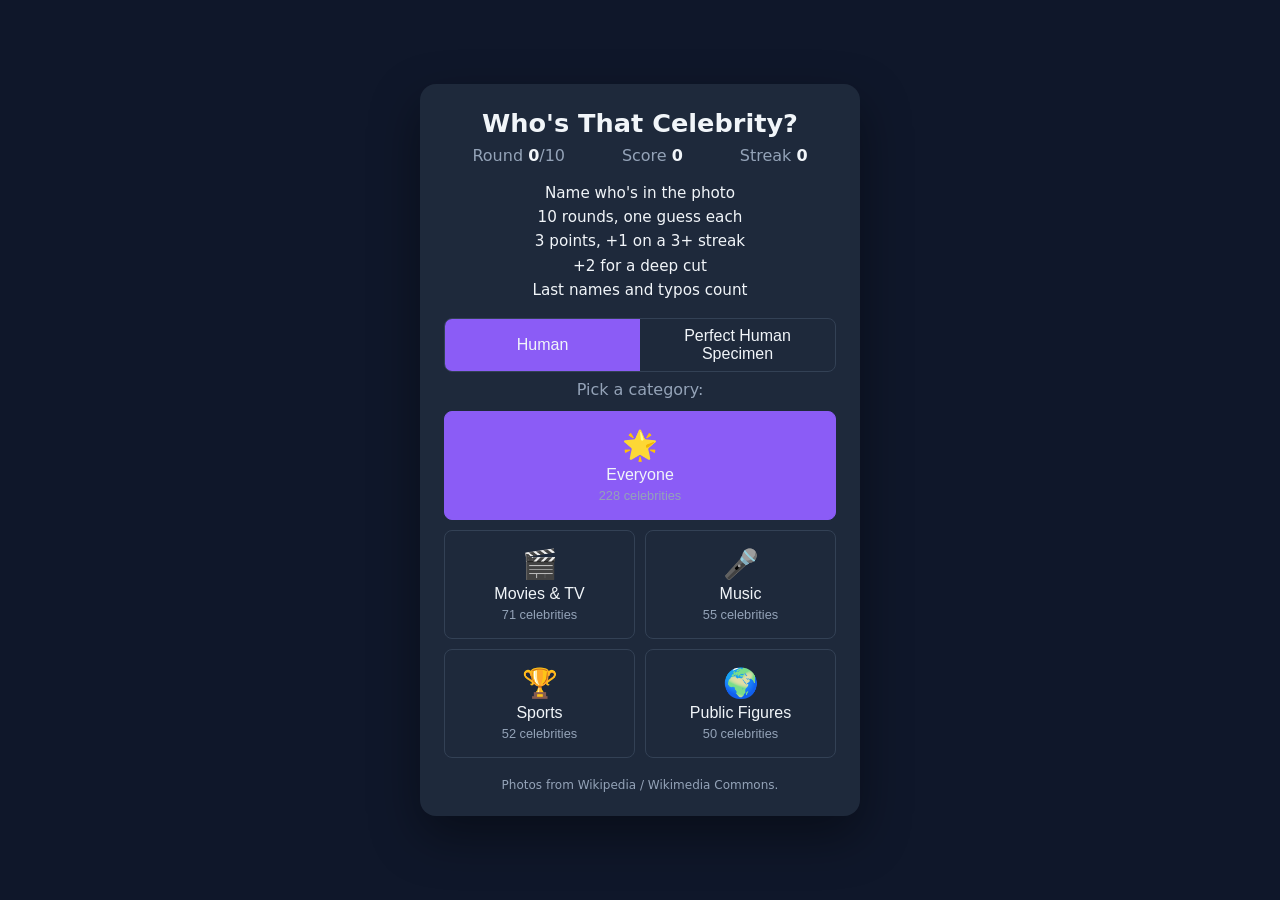
<file: index.html>
<!doctype html>
<html lang="en">
<head>
  <meta charset="utf-8" />
  <meta name="viewport" content="width=device-width, initial-scale=1" />
  <title>Who's That Celebrity?</title>
  <link rel="stylesheet" href="style.css" />
</head>
<body>
  <main class="card">
    <header>
      <button id="home-btn" class="home-btn" type="button" hidden>← Home</button>
      <h1>Who's That Celebrity?</h1>
      <p id="category-label" class="muted" hidden></p>
      <div class="stats">
        <span>Round <strong id="round">0</strong>/<span id="total">10</span></span>
        <span>Score <strong id="score">0</strong></span>
        <span>Streak <strong id="streak">0</strong></span>
      </div>
    </header>

    <section id="start-screen">
      <ul class="rules">
        <li>Name who's in the photo</li>
        <li>10 rounds, one guess each</li>
        <li>3 points, +1 on a 3+ streak</li>
        <li>+2 for a deep cut</li>
        <li>Last names and typos count</li>
      </ul>
      <div id="mode-picker" class="mode-picker" role="group" aria-label="Difficulty">
        <button type="button" data-mode="easy" aria-pressed="true">Human</button>
        <button type="button" data-mode="hard" aria-pressed="false">Perfect Human Specimen</button>
      </div>
      <p class="muted">Pick a category:</p>
      <div id="category-list" class="category-list"></div>
    </section>

    <section id="game-screen" hidden>
      <div class="photo-frame">
        <div id="loading">Loading…</div>
        <img id="photo" alt="Mystery celebrity" hidden />
      </div>
      <form id="guess-form" autocomplete="off">
        <input id="guess-input" type="text" placeholder="Who is this?" autofocus />
        <button type="submit" class="primary">Guess</button>
      </form>
      <div class="actions">
        <button id="skip-btn" type="button">Skip</button>
        <button id="retry-btn" type="button" class="primary" hidden>Retry</button>
      </div>
      <p id="feedback" class="feedback" aria-live="polite"></p>
    </section>

    <section id="end-screen" hidden>
      <h2>Game over!</h2>
      <p id="final-score"></p>
      <ul id="summary"></ul>
      <div class="actions">
        <button id="change-category-btn">Change category</button>
        <button id="restart-btn" class="primary">Play again</button>
      </div>
    </section>

    <footer>Photos from Wikipedia / Wikimedia Commons.</footer>
  </main>

  <script src="celebrities.js"></script>
  <script src="game.js"></script>
</body>
</html>
</file>
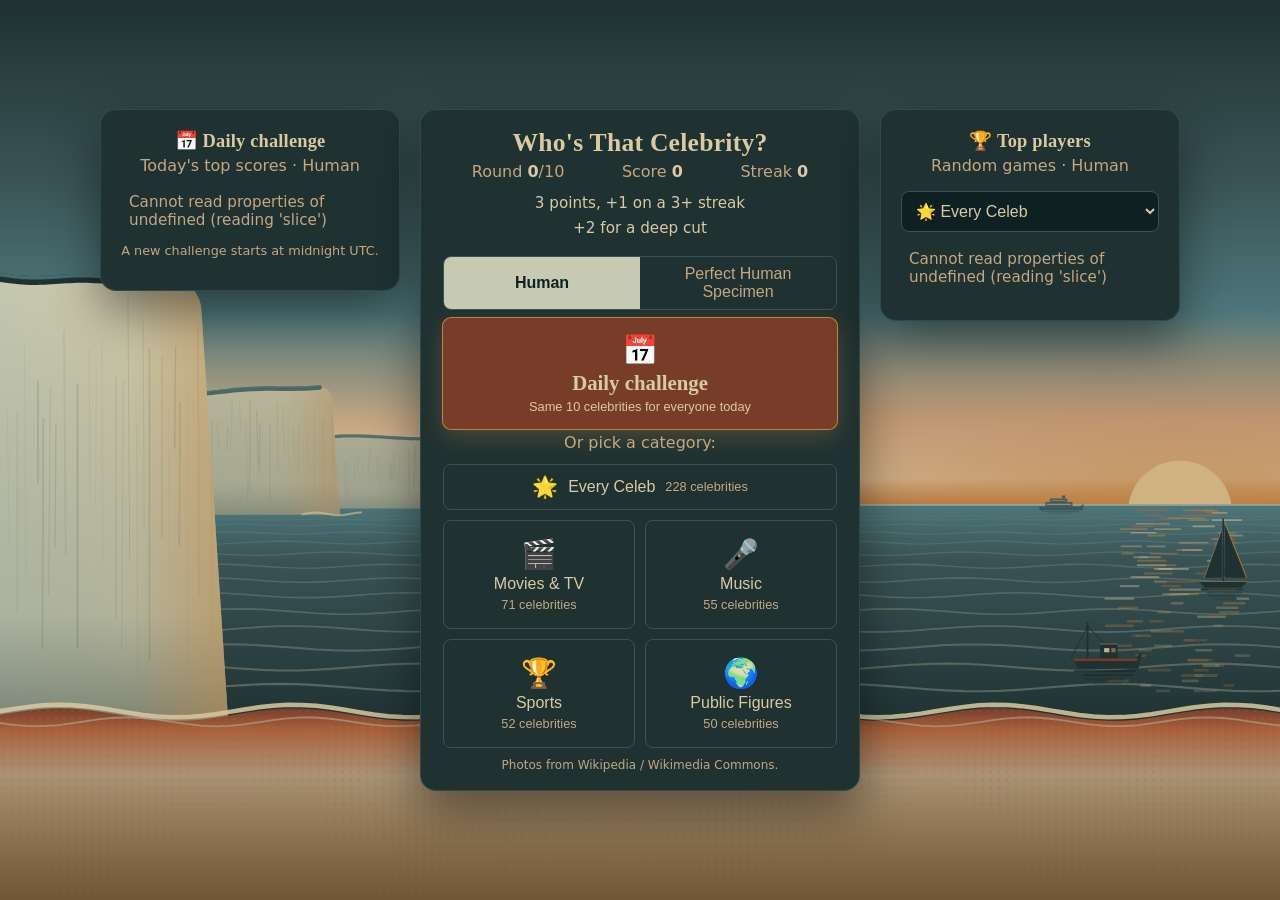
<file: public/index.html>
<!doctype html>
<html lang="en">
<head>
  <meta charset="utf-8" />
  <meta name="viewport" content="width=device-width, initial-scale=1" />
  <meta name="theme-color" content="#1f3131" />
  <title>Who's That Celebrity?</title>
  <link rel="stylesheet" href="style.css" />
</head>
<body>
  <div class="layout">
  <aside id="daily-panel" class="panel" aria-label="Daily challenge">
    <h2>📅 Daily challenge</h2>
    <p class="muted">Today's top scores · <span id="side-daily-mode">Human</span></p>
    <ol id="side-daily-board" class="board"></ol>
    <p class="muted small">A new challenge starts at midnight UTC.</p>
  </aside>

  <main class="card">
    <header>
      <button id="home-btn" class="home-btn" type="button" hidden>← Home</button>
      <h1>Who's That Celebrity?</h1>
      <p id="category-label" class="muted" hidden></p>
      <div class="stats">
        <span>Round <strong id="round">0</strong>/<span id="total">10</span></span>
        <span>Score <strong id="score">0</strong></span>
        <span>Streak <strong id="streak">0</strong></span>
      </div>
      <div id="progress" class="progress" aria-hidden="true" hidden></div>
    </header>

    <section id="start-screen">
      <ul class="rules">
        <li>3 points, +1 on a 3+ streak</li>
        <li>+2 for a deep cut</li>
      </ul>
      <div id="mode-picker" class="segmented" role="group" aria-label="Difficulty">
        <button type="button" data-mode="easy" aria-pressed="true">Human</button>
        <button type="button" data-mode="hard" aria-pressed="false">Perfect Human Specimen</button>
      </div>
      <button id="daily-btn" class="daily cta" type="button">
        <span class="emoji">📅</span>
        <span class="daily-title">Daily challenge</span>
        <span id="daily-status" class="count"></span>
      </button>
      <p class="muted">Or pick a category:</p>
      <div id="category-list" class="category-list"></div>
      <button id="leaderboard-btn" class="link-btn" type="button">🏆 Leaderboard</button>
    </section>

    <section id="game-screen" hidden>
      <div class="photo-frame">
        <div id="loading">Loading…</div>
        <img id="photo" alt="Mystery celebrity" hidden />
      </div>
      <form id="guess-form" autocomplete="off">
        <input id="guess-input" type="text" placeholder="Who is this?" autofocus />
        <button type="submit" class="primary">Guess</button>
        <button id="skip-btn" type="button">Skip</button>
      </form>
      <div class="actions retry-row">
        <button id="retry-btn" type="button" class="primary" hidden>Retry</button>
      </div>
      <p id="feedback" class="feedback" aria-live="polite"></p>
    </section>

    <section id="end-screen" hidden>
      <h2>Game over!</h2>
      <p id="final-score"></p>
      <form id="submit-form" class="submit-form" autocomplete="off" hidden>
        <input id="nickname-input" type="text" maxlength="20" placeholder="Your nickname" aria-label="Nickname" />
        <button type="submit" class="primary">Submit score</button>
      </form>
      <p id="submit-status" class="muted" aria-live="polite"></p>
      <ol id="end-board" class="board" hidden></ol>
      <ul id="summary"></ul>
      <div class="actions">
        <button id="change-category-btn">Change category</button>
        <button id="restart-btn" class="primary">Play again</button>
      </div>
    </section>

    <section id="leaderboard-screen" hidden>
      <h2>🏆 Leaderboard</h2>
      <div id="lb-kind" class="segmented" role="group" aria-label="Leaderboard">
        <button type="button" data-kind="daily">Daily challenge</button>
        <button type="button" data-kind="random">Random games</button>
      </div>
      <div id="lb-mode" class="segmented" role="group" aria-label="Difficulty">
        <button type="button" data-mode="easy">Human</button>
        <button type="button" data-mode="hard">Perfect Human Specimen</button>
      </div>
      <select id="lb-category" aria-label="Category"></select>
      <p id="lb-note" class="muted"></p>
      <p id="lb-status" class="muted" aria-live="polite"></p>
      <ol id="lb-list" class="board" hidden></ol>
    </section>

    <footer>Photos from Wikipedia / Wikimedia Commons.</footer>
  </main>

  <aside id="top-panel" class="panel" aria-label="Top players">
    <h2>🏆 Top players</h2>
    <p class="muted">Random games · <span id="side-top-mode">Human</span></p>
    <select id="side-category" aria-label="Category"></select>
    <ol id="side-top-board" class="board"></ol>
  </aside>
  </div>

  <script src="celebrities.js"></script>
  <script src="game.js"></script>
</body>
</html>
</file>
<file: style.css>
:root {
  --bg: #0f172a;
  --card: #1e293b;
  --text: #f1f5f9;
  --muted: #94a3b8;
  --accent: #8b5cf6;
  --good: #22c55e;
  --bad: #ef4444;
}

* { box-sizing: border-box; }

body {
  margin: 0;
  min-height: 100vh;
  display: grid;
  place-items: center;
  background: var(--bg);
  color: var(--text);
  font-family: system-ui, -apple-system, sans-serif;
  padding: 16px;
}

.card {
  width: 100%;
  max-width: 440px;
  background: var(--card);
  border-radius: 16px;
  padding: 24px;
  text-align: center;
  box-shadow: 0 20px 50px rgba(0, 0, 0, 0.4);
}

h1 { margin: 0 0 8px; font-size: 1.6rem; }

.home-btn {
  display: block;
  margin: -8px 0 8px -8px;
  padding: 6px 10px;
  border: none;
  font-size: 0.9rem;
  color: var(--muted);
}
.home-btn:hover { color: var(--text); }
.home-btn[hidden] { display: none; }

.stats {
  display: flex;
  justify-content: space-around;
  color: var(--muted);
  margin-bottom: 16px;
}
.stats strong { color: var(--text); }

.photo-frame {
  position: relative;
  width: 100%;
  aspect-ratio: 3 / 4;
  background: #0b1222;
  border-radius: 12px;
  overflow: hidden;
  display: grid;
  place-items: center;
}
#photo { width: 100%; height: 100%; object-fit: cover; object-position: top; }
#loading { color: var(--muted); }

.muted { color: var(--muted); margin: 4px 0 12px; }

.rules {
  list-style: none;
  margin: 0 0 16px;
  padding: 0;
  font-size: 0.95rem;
  line-height: 1.6;
}

.mode-picker {
  display: grid;
  grid-template-columns: 1fr 1fr;
  margin: 4px 0 8px;
  border: 1px solid #334155;
  border-radius: 8px;
  overflow: hidden;
}
.mode-picker button { border: none; border-radius: 0; padding: 8px 12px; }
.mode-picker button[aria-pressed="true"] { background: var(--accent); }

.category-list {
  display: grid;
  grid-template-columns: 1fr 1fr;
  gap: 10px;
}
.category-list button {
  padding: 16px 8px;
  display: flex;
  flex-direction: column;
  align-items: center;
  gap: 4px;
}
.category-list button.everyone { grid-column: 1 / -1; }
.category-list .emoji { font-size: 1.8rem; }
.category-list .count { font-size: 0.8rem; color: var(--muted); }

form { display: flex; gap: 8px; margin-top: 16px; }
input {
  flex: 1;
  padding: 12px;
  border-radius: 8px;
  border: 1px solid #334155;
  background: #0b1222;
  color: var(--text);
  font-size: 1rem;
}
input:focus { outline: 2px solid var(--accent); border-color: transparent; }

button {
  padding: 10px 16px;
  border-radius: 8px;
  border: 1px solid #334155;
  background: transparent;
  color: var(--text);
  font-size: 1rem;
  cursor: pointer;
}
button:hover { background: #334155; }
button:disabled { opacity: 0.4; cursor: not-allowed; }
button.primary { background: var(--accent); border-color: var(--accent); }
button.primary:hover { filter: brightness(1.1); }

.actions { display: flex; justify-content: center; gap: 8px; margin-top: 12px; }

.feedback { min-height: 1.4em; font-weight: 600; }
.feedback.good { color: var(--good); }
.feedback.bad { color: var(--bad); }

#summary { list-style: none; padding: 0; text-align: left; }
#summary li { padding: 4px 0; border-bottom: 1px solid #334155; }

footer { margin-top: 20px; font-size: 0.75rem; color: var(--muted); }

.shake { animation: shake 0.3s; }
@keyframes shake {
  25% { transform: translateX(-6px); }
  75% { transform: translateX(6px); }
}
</file>
<file: public/style.css>
:root {
  /* The ten-colour dusk palette, dark to light and cool to warm. */
  --ink: #0f2023;
  --slate: #1f3131;
  --slate-teal: #395355;
  --teal: #4e777b;
  --sage: #c6cab3;
  --cream: #d9caa2;
  --sand: #c5a782;
  --amber: #bd8445;
  --burnt: #b2663f;
  --rust: #773d29;

  /* Roles. Text pairs are all WCAG AA (4.5:1 or more); teal, amber and burnt
     orange are too dim for text on the cards, so they're used as fills. */
  --card: var(--slate);
  --line: var(--slate-teal);
  --line-soft: rgba(57, 83, 85, 0.7);
  --hover: #2a4244;
  --text: var(--cream);
  --muted: var(--sand);
  --accent: var(--amber);          /* main buttons, ink text */
  --accent-hover: #cc9555;
  --on-accent: var(--ink);
  --good: var(--sage);
  --bad: #e07b4f;                  /* burnt orange, lightened for text */
}

* { box-sizing: border-box; }

/* display rules below (flex, grid) would otherwise override the hidden attribute */
[hidden] { display: none !important; }

body {
  margin: 0;
  min-height: 100vh;
  display: grid;
  align-items: center;
  background: var(--ink);
  color: var(--text);
  font-family: system-ui, -apple-system, sans-serif;
  padding: 16px;
}

/* A beach at dusk behind everything (beach.svg, drawn with the palette). It's a
   fixed layer rather than background-attachment: fixed, which iPhones ignore. */
body::before {
  content: "";
  position: fixed;
  inset: 0;
  z-index: -1;
  background: var(--ink) url("beach.svg") center / cover no-repeat;
}

/* Phones: just the game. Wider screens: the daily challenge and top players
   beside it (see the media queries at the end). */
.layout {
  display: grid;
  grid-template-columns: minmax(0, 440px);
  grid-template-areas: "main";
  justify-content: center;
  align-items: start;
  gap: 20px;
}
.card { grid-area: main; }
#daily-panel { grid-area: daily; }
#top-panel { grid-area: top; }
.panel { display: none; }

.card {
  width: 100%;
  max-width: 440px;
  background: var(--card);
  border: 1px solid var(--line-soft);
  border-radius: 16px;
  padding: 24px;
  text-align: center;
  box-shadow: 0 20px 50px rgba(0, 0, 0, 0.45);
}

h1, h2 { font-family: ui-serif, Georgia, "Times New Roman", serif; font-weight: 700; letter-spacing: 0.01em; }
h1 { margin: 0 0 8px; font-size: 1.75rem; }

.home-btn {
  display: block;
  margin: -8px 0 8px -8px;
  padding: 6px 10px;
  border: none;
  font-size: 0.9rem;
  color: var(--muted);
}
.home-btn:hover { color: var(--text); }

.stats {
  display: flex;
  justify-content: space-around;
  color: var(--muted);
  margin-bottom: 16px;
}
.stats strong { color: var(--text); }

/* Round-by-round results under the stats. */
.progress { display: flex; justify-content: center; gap: 6px; margin: -6px 0 14px; }
.progress span { width: 22px; height: 6px; border-radius: 3px; background: var(--slate-teal); }
.progress .current { background: var(--teal); box-shadow: 0 0 0 1px var(--sage); }
.progress .right { background: var(--sage); }
.progress .deep { background: var(--amber); }
.progress .wrong { background: var(--burnt); }

.photo-frame {
  position: relative;
  width: 100%;
  aspect-ratio: 3 / 4;
  background: var(--ink);
  border-radius: 12px;
  overflow: hidden;
  display: grid;
  place-items: center;
}
#photo { width: 100%; height: 100%; object-fit: cover; object-position: top; }
#loading { color: var(--muted); }

.muted { color: var(--muted); margin: 4px 0 12px; }

.rules {
  list-style: none;
  margin: 0 0 16px;
  padding: 0;
  font-size: 0.95rem;
  line-height: 1.6;
}

.segmented {
  display: grid;
  grid-template-columns: 1fr 1fr;
  margin: 4px 0 8px;
  border: 1px solid var(--line);
  border-radius: 8px;
  overflow: hidden;
}
.segmented button { border: none; border-radius: 0; padding: 8px 12px; color: var(--muted); }
.segmented button[aria-pressed="true"] { background: var(--sage); color: var(--ink); font-weight: 600; }
.segmented button[aria-pressed="true"]:hover { background: var(--sage); }

.daily {
  width: 100%;
  margin-top: 8px;
  padding: 14px 8px;
  display: flex;
  flex-direction: column;
  align-items: center;
  gap: 4px;
}
/* The daily challenge is the headline option: bigger, with an amber glow. */
.daily.cta { box-shadow: 0 0 0 1px var(--amber), 0 8px 24px rgba(189, 132, 69, 0.3); }
.daily .daily-title { font-family: ui-serif, Georgia, "Times New Roman", serif; font-size: 1.3rem; }
.daily .emoji { font-size: 1.8rem; }
.daily .count { font-size: 0.8rem; font-weight: 400; }

.link-btn { margin-top: 14px; border: none; color: var(--muted); }
.link-btn:hover { color: var(--text); }

.submit-form { margin-top: 8px; }

select {
  width: 100%;
  margin: 4px 0;
  padding: 10px;
  border-radius: 8px;
  border: 1px solid var(--line);
  background: var(--ink);
  color: var(--text);
  font-size: 1rem;
}

.board { list-style: none; padding: 0; margin: 8px 0; text-align: left; }
.board li { display: flex; gap: 10px; padding: 6px 8px; border-bottom: 1px solid var(--line-soft); }
.board .rank { width: 2.5em; color: var(--muted); }
.board .name { flex: 1; overflow: hidden; text-overflow: ellipsis; white-space: nowrap; }
.board .points { font-weight: 600; }
.board li.you { background: rgba(189, 132, 69, 0.16); box-shadow: inset 3px 0 0 var(--amber); border-radius: 6px; }
.board li.gap, .board li.empty { justify-content: center; color: var(--muted); border-bottom: none; }

.category-list {
  display: grid;
  grid-template-columns: 1fr 1fr;
  gap: 10px;
}
.category-list button {
  padding: 16px 8px;
  display: flex;
  flex-direction: column;
  align-items: center;
  gap: 4px;
}
/* Every Celeb spans the row but stays slim, so the daily challenge stands out. */
.category-list button.everyone { grid-column: 1 / -1; flex-direction: row; justify-content: center; gap: 10px; padding: 10px 8px; }
.category-list button.everyone .emoji { font-size: 1.3rem; }
.category-list .emoji { font-size: 1.8rem; }
.category-list .count { font-size: 0.8rem; color: var(--muted); }

form { display: flex; gap: 8px; margin-top: 16px; }
input {
  flex: 1;
  min-width: 0;
  padding: 12px;
  border-radius: 8px;
  border: 1px solid var(--line);
  background: var(--ink);
  color: var(--text);
  font-size: 1rem;
}
input::placeholder { color: var(--muted); }
input:focus { outline: 2px solid var(--accent); border-color: transparent; }

button {
  padding: 10px 16px;
  border-radius: 8px;
  border: 1px solid var(--line);
  background: transparent;
  color: var(--text);
  font-size: 1rem;
  cursor: pointer;
}
button:hover { background: var(--hover); }
button:focus-visible, select:focus-visible { outline: 2px solid var(--accent); outline-offset: 2px; }
button:disabled { opacity: 0.45; cursor: not-allowed; }
button.primary { background: var(--accent); border-color: var(--accent); color: var(--on-accent); font-weight: 600; }
button.primary:hover { background: var(--accent-hover); border-color: var(--accent-hover); }
/* The daily challenge gets the deepest warm colour, so it stands apart from Guess and Submit. */
button.cta { background: var(--rust); border-color: var(--rust); color: var(--cream); font-weight: 600; }
button.cta:hover { background: var(--rust); border-color: var(--amber); box-shadow: inset 0 0 0 1px var(--amber); }
button.cta:disabled,
button.cta:disabled:hover { background: transparent; border-color: var(--line); color: var(--muted); opacity: 1; }
.panel .cta { width: 100%; margin: 4px 0 8px; }
.shake input { border-color: var(--burnt); }
/* Disabled main buttons go outlined instead of a faded amber, so their text stays readable. */
button.primary:disabled,
button.primary:disabled:hover { background: transparent; border-color: var(--line); color: var(--muted); opacity: 1; }

.actions { display: flex; justify-content: center; gap: 8px; margin-top: 12px; }
.retry-row { margin-top: 0; }
.retry-row button { margin-top: 10px; }
.submit-form button { white-space: nowrap; }

.feedback { min-height: 1.4em; font-weight: 600; }
.feedback.good { color: var(--good); }
.feedback.bad { color: var(--bad); }

#summary { list-style: none; padding: 0; text-align: left; }
#summary li { padding: 4px 0; border-bottom: 1px solid var(--line-soft); }

footer { margin-top: 20px; font-size: 0.75rem; color: var(--muted); }

.shake { animation: shake 0.3s; }
@keyframes shake {
  25% { transform: translateX(-6px); }
  75% { transform: translateX(6px); }
}

.panel {
  background: var(--card);
  border: 1px solid var(--line-soft);
  border-radius: 16px;
  padding: 20px;
  text-align: center;
  box-shadow: 0 20px 50px rgba(0, 0, 0, 0.45);
}
.panel h2 { margin: 0 0 4px; font-size: 1.15rem; }
.panel .primary { width: 100%; margin: 4px 0 8px; }
.panel .board { font-size: 0.95rem; }
.small { font-size: 0.8rem; }

/* Phones: the same idea. A one-line title, tighter spacing, and a photo that
   shrinks with the screen (svh = the height with the browser's toolbars showing),
   so the guess box and the result stay in view. Tap targets are at least 44px. */
@media (max-width: 819px) {
  body { padding: 8px; }
  .card { padding: 14px 16px 12px; }
  h1 { font-size: clamp(1.2rem, 6.4vw, 1.6rem); margin-bottom: 4px; white-space: nowrap; }
  .home-btn { min-height: 44px; margin: -12px 0 -6px -12px; padding: 10px 12px; }
  #category-label { margin: 2px 0 6px; }
  .stats { margin-bottom: 10px; }
  .progress { margin: -2px 0 10px; }
  .photo-frame { aspect-ratio: auto; height: clamp(200px, calc(100vh - 300px), 460px); height: clamp(200px, calc(100svh - 300px), 460px); }
  form { margin-top: 10px; }
  #guess-form button { padding: 10px 12px; }
  .feedback { margin: 8px 0 0; }
  footer { margin-top: 10px; }
  .segmented button { min-height: 44px; }
}

/* Desktop: tighter spacing, and the photo shrinks with the window height so a
   whole round fits on screen without scrolling (about 310px is everything else). */
@media (min-width: 820px) {
  body { padding: 12px 16px; }
  .card { padding: 18px 22px; }
  h1 { font-size: 1.6rem; margin-bottom: 4px; }
  .home-btn { margin: -6px 0 2px -8px; }
  #category-label { margin: 2px 0 6px; }
  .stats { margin-bottom: 10px; }
  .progress { margin: -2px 0 10px; }
  .photo-frame { aspect-ratio: auto; height: clamp(240px, calc(100vh - 310px), 520px); }
  form { margin-top: 10px; }
  .actions { margin-top: 8px; }
  .feedback { margin: 8px 0 0; }
  footer { margin-top: 10px; }
}

/* Panels need the leaderboard, so they only appear on the website (body.online),
   and they replace the leaderboard button inside the card.
   game.js uses the same 820px breakpoint (PANELS_MEDIA). */
@media (min-width: 820px) {
  body.online .layout {
    grid-template-columns: minmax(0, 440px) 300px;
    grid-template-areas: "main daily" "main top";
  }
  body.online .panel { display: block; }
  body.online #leaderboard-btn { display: none; }
}
@media (min-width: 1160px) {
  body.online .layout {
    grid-template-columns: 300px minmax(0, 440px) 300px;
    grid-template-areas: "daily main top";
  }
}
</file>
